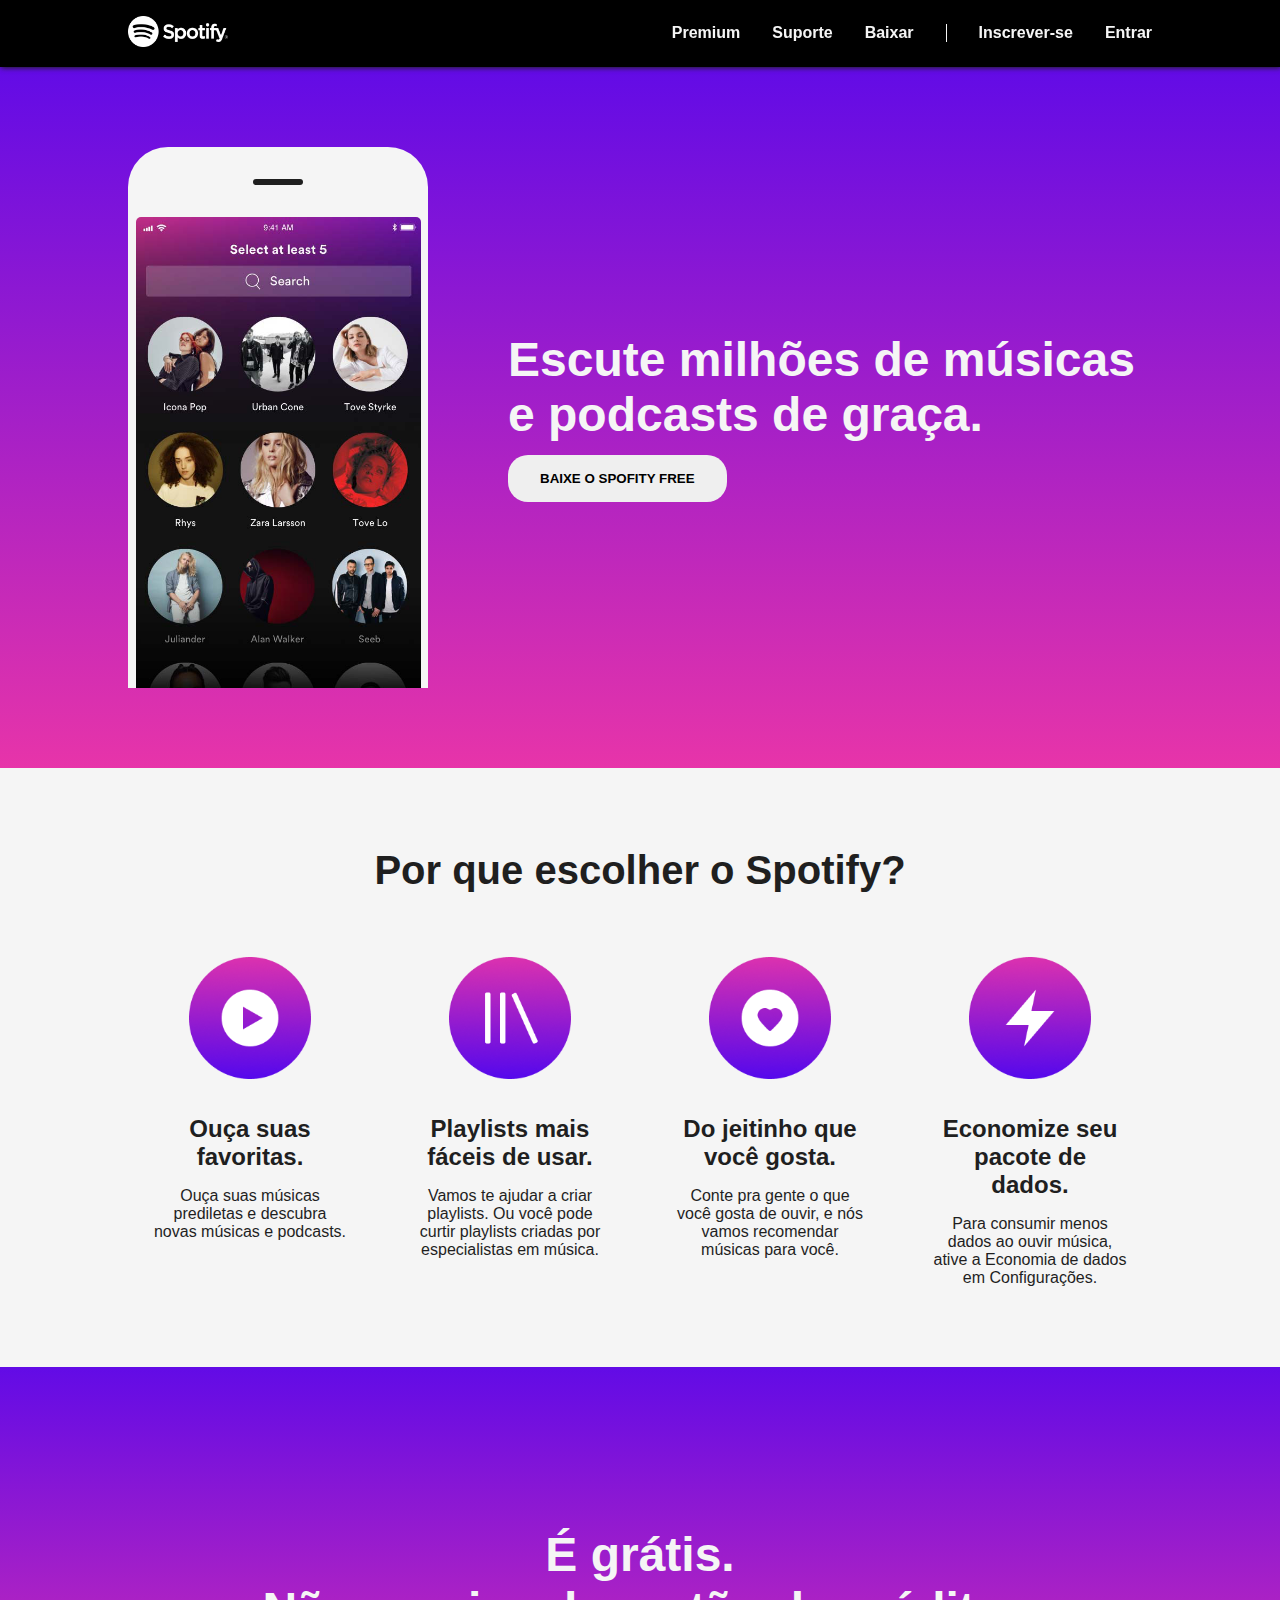
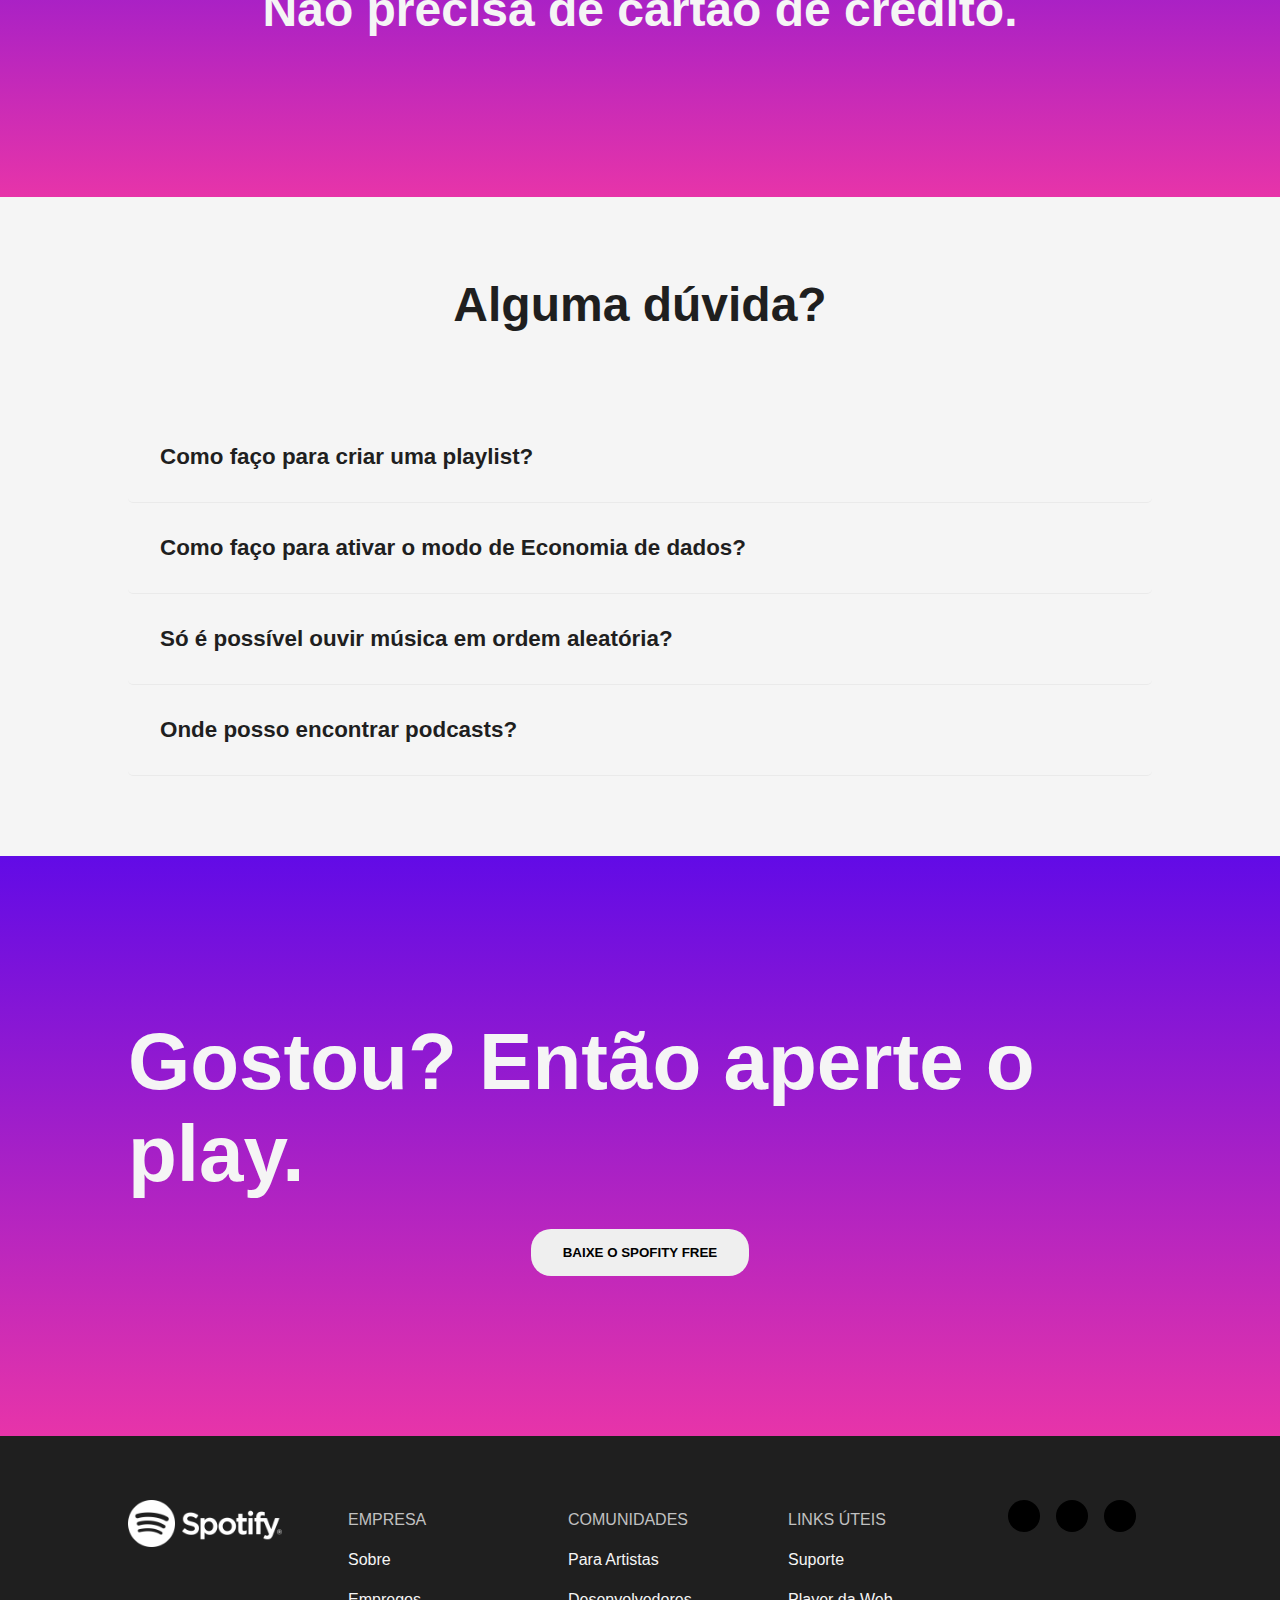
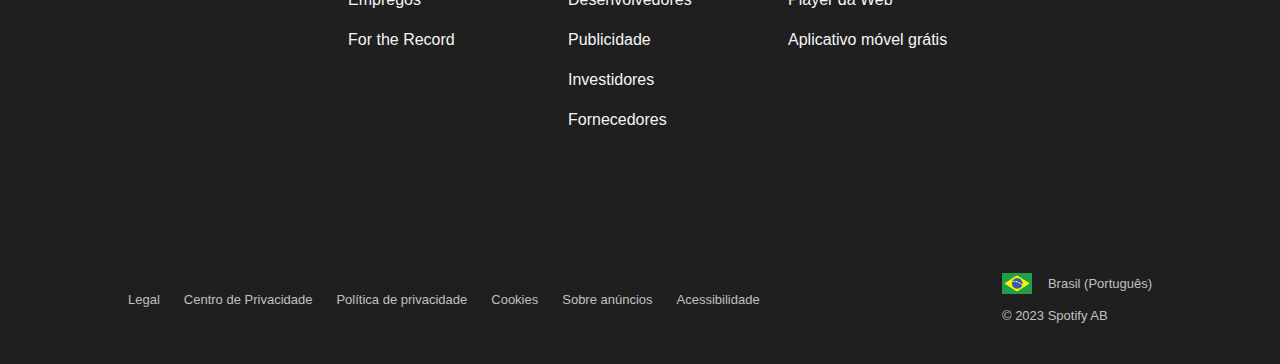
<file: index.html>
<!DOCTYPE html>
<html lang="pt-BR">
<head>
    <meta charset="UTF-8">
    <meta name="viewport" content="width=device-width, initial-scale=1.0">

    <meta name="author" content="Júlio Hebert Silva">
    
    <meta name="description" content="Spotify Clone for study purposes, SharpCoders Bootcamp. All layout rights belong to Spotify" />

    <link rel="icon" type="image/x-icon" href="/assets/images/spotify.ico">

    <link rel="stylesheet" href="https://cdnjs.cloudflare.com/ajax/libs/font-awesome/6.4.2/css/all.min.css" integrity="sha512-z3gLpd7yknf1YoNbCzqRKc4qyor8gaKU1qmn+CShxbuBusANI9QpRohGBreCFkKxLhei6S9CQXFEbbKuqLg0DA==" crossorigin="anonymous" referrerpolicy="no-referrer" />

    <link rel="stylesheet" href="./styles.css">
    <title>Spotify Clone</title>
</head>
<body>
    <header>
        <navbar id="navbar">
            <div class="navbar-left">
                <a href="https://www.spotify.com/br-pt/free/" target="_blank" rel="noopener noreferrer">
                    <figure>
                        <img src="./assets/images/logo.png" alt="Spotify Logo" title="Spotify" width="300">
                    </figure>
                </a>
            </div>
            <div class="navbar-hambuger-menu">
                <i id="menu-open" class="fa-solid fa-bars"></i>
            </div>
            <div class="navbar-hambuger-menu-on fade-in-right fade-out-right" id="menu">
                <ul>
                    <span>
                        <i id="menu-close" class="fa-solid fa-circle-xmark"></i>
                    </span>
                    <li>
                        <a href="#" title="Premium">Premium</a>
                    </li>
                    <li>
                        <a href="#" title="Suporte">Suporte</a>
                    </li>
                    <li>
                        <a href="#" title="Baixar">Baixar</a>
                    </li>
                    <li>
                        <a href="#" title="Inscrever-se">Inscrever-se</a>
                    </li>
                    <li>
                        <a href="#" title="Entrar">Entrar</a>
                    </li>
                </ul>
                <a href="https://www.spotify.com/br-pt/free/" target="_blank" rel="noopener noreferrer">
                    <figure>
                        <img src="./assets/images/logo.png" alt="Spotify Logo" title="Spotify" width="100">
                    </figure>
                </a>
            </div>
            <div class="navbar-rigth">
                <ul>
                    <li>
                        <a href="#" title="Premium">Premium</a>
                    </li>
                    <li>
                        <a href="#" title="Suporte">Suporte</a>
                    </li>
                    <li>
                        <a href="#" title="Baixar">Baixar</a>
                    </li>
                    <li>
                        <a href="#" title="Inscrever-se">Inscrever-se</a>
                    </li>
                    <li>
                        <a href="#" title="Entrar">Entrar</a>
                    </li>
                </ul>
            </div>
        </navbar>
    </header>
    <main id="main">
        <section class="main-inner-container">
            <section class="hear">
                <div class="hear-left">
                    <div class="phone-container">
                        <div class="phone-container-stick">
                            <!-- The smartphone detail -->
                        </div>
                        <div class="phone-container-img">
                            <img src="./assets/images/phone.png" alt="Spotify App" title="Spotify App">
                        </div>
                    </div>
                </div>
                <div class="hear-rigth">
                    <h1>
                        Escute milhões de músicas e podcasts de graça.
                    </h1>
                    <button class="btn">
                        <a href="https://www.spotify.com/br-pt/free/" target="_blank" rel="noopener noreferrer" title="Download">Baixe o Spofity Free</a>
                    </button>
                </div>
            </section>
        </section>
        <section class="main-inner-container">
            <section class="choose">
                <div class="choose-inner">
                    <h2>Por que escolher o Spotify?</h2>
                    <ul>
                        <li>
                            <img src="./assets/images/play.png" alt="Horizontal arrow">
                            <p >Ouça suas favoritas.</p>
                            <p>Ouça suas músicas prediletas e descubra novas músicas e podcasts.</p>
                        </li>
                        <li>
                            <img src="./assets/images/playlist.png" alt="Simple bars">
                            <p >Playlists mais fáceis de usar.</p>
                            <p>Vamos te ajudar a criar playlists. Ou você pode curtir playlists criadas por especialistas em música.</p>
                        </li>
                        <li>
                            <img src="./assets/images/heart.png" alt="Heart Icon">
                            <p >Do jeitinho que você gosta.</p>
                            <p>Conte pra gente o que você gosta de ouvir, e nós vamos recomendar músicas para você.</p>
                        </li>
                        <li>
                            <img src="./assets/images/energy.png" alt="Lightning">
                            <p >Economize seu pacote de dados.</p>
                            <p>Para consumir menos dados ao ouvir música, ative a Economia de dados em Configurações.</p>
                        </li>
                    </ul>
                </div>
            </section>
        </section>
        <section class="main-inner-container">
            <section class="free">
                <div class="free-inner">
                    <h2>É grátis.</h2>
                    <h2>Não precisa de cartão de crédito.</h2>
                </div>
            </section>
        </section>
        <section class="main-inner-container">
            <section class="doubt">
                <h2 class="doubt-h2">Alguma dúvida?</h2>

                <div class="doubt-item" data-id="doubt-1" id="doubt-1">
                    <p data-id="doubt-1">Como faço para criar uma playlist?</p>
                    <span data-isOpen="false"><i data-id="doubt-1" class="fa-solid fa-chevron-down"></i></span>
                </div>
                <div class="hidden doubt-info" id="doubt-1-1">
                    <p>As playlists são uma ótima maneira de criar coleções de músicas, seja para só você ouvir ou para compartilhar.</p>
                    <p>Para criar uma:</p>
                    <ol>
                        <li>Clique na “Sua Biblioteca”.</li>
                        <li>Clique em <span>CRIAR.</span></li>
                        <li>Dê um nome para a playlist.</li>
                        <li>Comece a incluir algumas músicas (enquanto recomendamos outras).</li>
                    </ol>
                </div>

                <div class="doubt-item" data-id="doubt-2" id="doubt-2">
                    <p data-id="doubt-2">Como faço para ativar o modo de Economia de dados?</p>
                    <span data-isOpen="false"><i data-id="doubt-2" class="fa-solid fa-chevron-down"></i></span>
                </div>
                <div class="hidden doubt-info" id="doubt-2-2">
                    <ol>
                        <li>Clique em <span>Início.</span></li>
                        <li>Clique em <span>Configurações.</span></li>
                        <li>Clique em <span>Economia de dados.</span></li>
                        <li>Ative a “Economia de dados”.</li>
                    </ol>
                </div>

                <div class="doubt-item" data-id="doubt-3" id="doubt-3">
                    <p data-id="doubt-3">Só é possível ouvir música em ordem aleatória?</p>
                    <span data-isOpen="false"><i data-id="doubt-3" class="fa-solid fa-chevron-down"></i></span>
                </div>
                <div class="hidden doubt-info" id="doubt-3-3">
                    <p>As playlists com o ícone de ordem aleatória tocam dessa forma.</p>
                    <p>Nas playlists que não têm esse ícone, você pode clicar em qualquer música para ouvir.</p>
                </div>

                <div class="doubt-item" data-id="doubt-4" id="doubt-4">
                    <p data-id="doubt-4">Onde posso encontrar podcasts?</p>
                    <span data-isOpen="false"><i data-id="doubt-4" class="fa-solid fa-chevron-down"></i></span>
                </div>
                <div class="hidden doubt-info" id="doubt-4-4">
                    <p>Clique em <span>Buscar.</span> Em <span>Navegar por todas as seções,</span> clique em Podcasts.</p>
                </div>

            </section>
        </section>
        <section class="main-inner-container">
            <section class="liked">
                <div class="liked-inner">
                    <h2>Gostou? Então aperte o play.</h2>
                    <button class="btn">
                        <a href="https://www.spotify.com/br-pt/free/" target="_blank" rel="noopener noreferrer" title="Download">Baixe o Spofity Free</a>
                    </button>
                </div>
            </section>
        </section>
    </main>
    <footer id="footer">
        <section class="footer-top">
            <div class="footer-top-left">
                <div class="footer-top-left-item">
                    <a href="https://www.spotify.com/br-pt/free/" target="_blank" rel="noopener noreferrer">
                        <figure>
                            <img src="./assets/images/logo.png" alt="Spotify Logo" title="Spotify" width="300">
                        </figure>
                    </a>
                </div>
                <div class="footer-top-left-item">
                    <ul>
                        <li>Empresa</li>
                        <li>
                            <a href="#">Sobre</a>
                        </li>
                        <li>
                            <a href="#">Empregos</a>
                        </li>
                        <li>
                            <a href="#">For the Record</a>
                        </li>
                    </ul>
                </div>
                <div class="footer-top-left-item">
                    <ul>
                        <li>Comunidades</li>
                        <li>
                            <a href="#">Para Artistas</a>
                        </li>
                        <li>
                            <a href="#">Desenvolvedores</a>
                        </li>
                        <li>
                            <a href="#">Publicidade</a>
                        </li>
                        <li>
                            <a href="#">Investidores</a>
                        </li>
                        <li>
                            <a href="#">Fornecedores</a>
                        </li>
                    </ul>
                </div>
                <div class="footer-top-left-item">
                    <ul>
                        <li>Links Úteis</li>
                        <li>
                            <a href="#">Suporte</a>
                        </li>
                        <li>
                            <a href="#">Player da Web</a>
                        </li>
                        <li>
                            <a href="#">Aplicativo móvel grátis</a>
                        </li>
                    </ul>
                </div>
            </div>
            <div class="footer-top-right">
                <ul>
                    <li>
                        <a href="#" title="Instagram">
                            <i class="fa-brands fa-instagram"></i>
                        </a>
                    </li>
                    <li>
                        <a href="#" title="Twitter">
                            <i class="fa-brands fa-twitter"></i>
                        </a>
                    </li>
                    <li>
                        <a href="#" title="Facebook">
                            <i class="fa-brands fa-facebook-f"></i>
                        </a>
                    </li>
                </ul>
            </div>
        </section>
        <section class="footer-bot">
            <div class="footer-bot-left">
                <ul>
                    <li>
                        <a href="#">Legal</a>
                    </li>
                    <li>
                        <a href="#">Centro de Privacidade</a>
                    </li>
                    <li>
                        <a href="#">Política de privacidade</a>
                    </li>
                    <li>
                        <a href="#">Cookies</a>
                    </li>
                    <li>
                        <a href="#">Sobre anúncios</a>
                    </li>
                    <li>
                        <a href="#">Acessibilidade</a>
                    </li>
                </ul>
            </div>
            <div class="footer-bot-right">
                <figure>
                    <img src="./assets/images/brazil.png" alt="Brazil Flag" width="50px" title="Brasil">
                    <span>Brasil (Português)</span>
                </figure>
                <p>&copy 2023 Spotify AB</p>
            </div>
        </section>
    </footer>

    <script type="module" src="./script.js"></script>
</body>
</html>
</file>
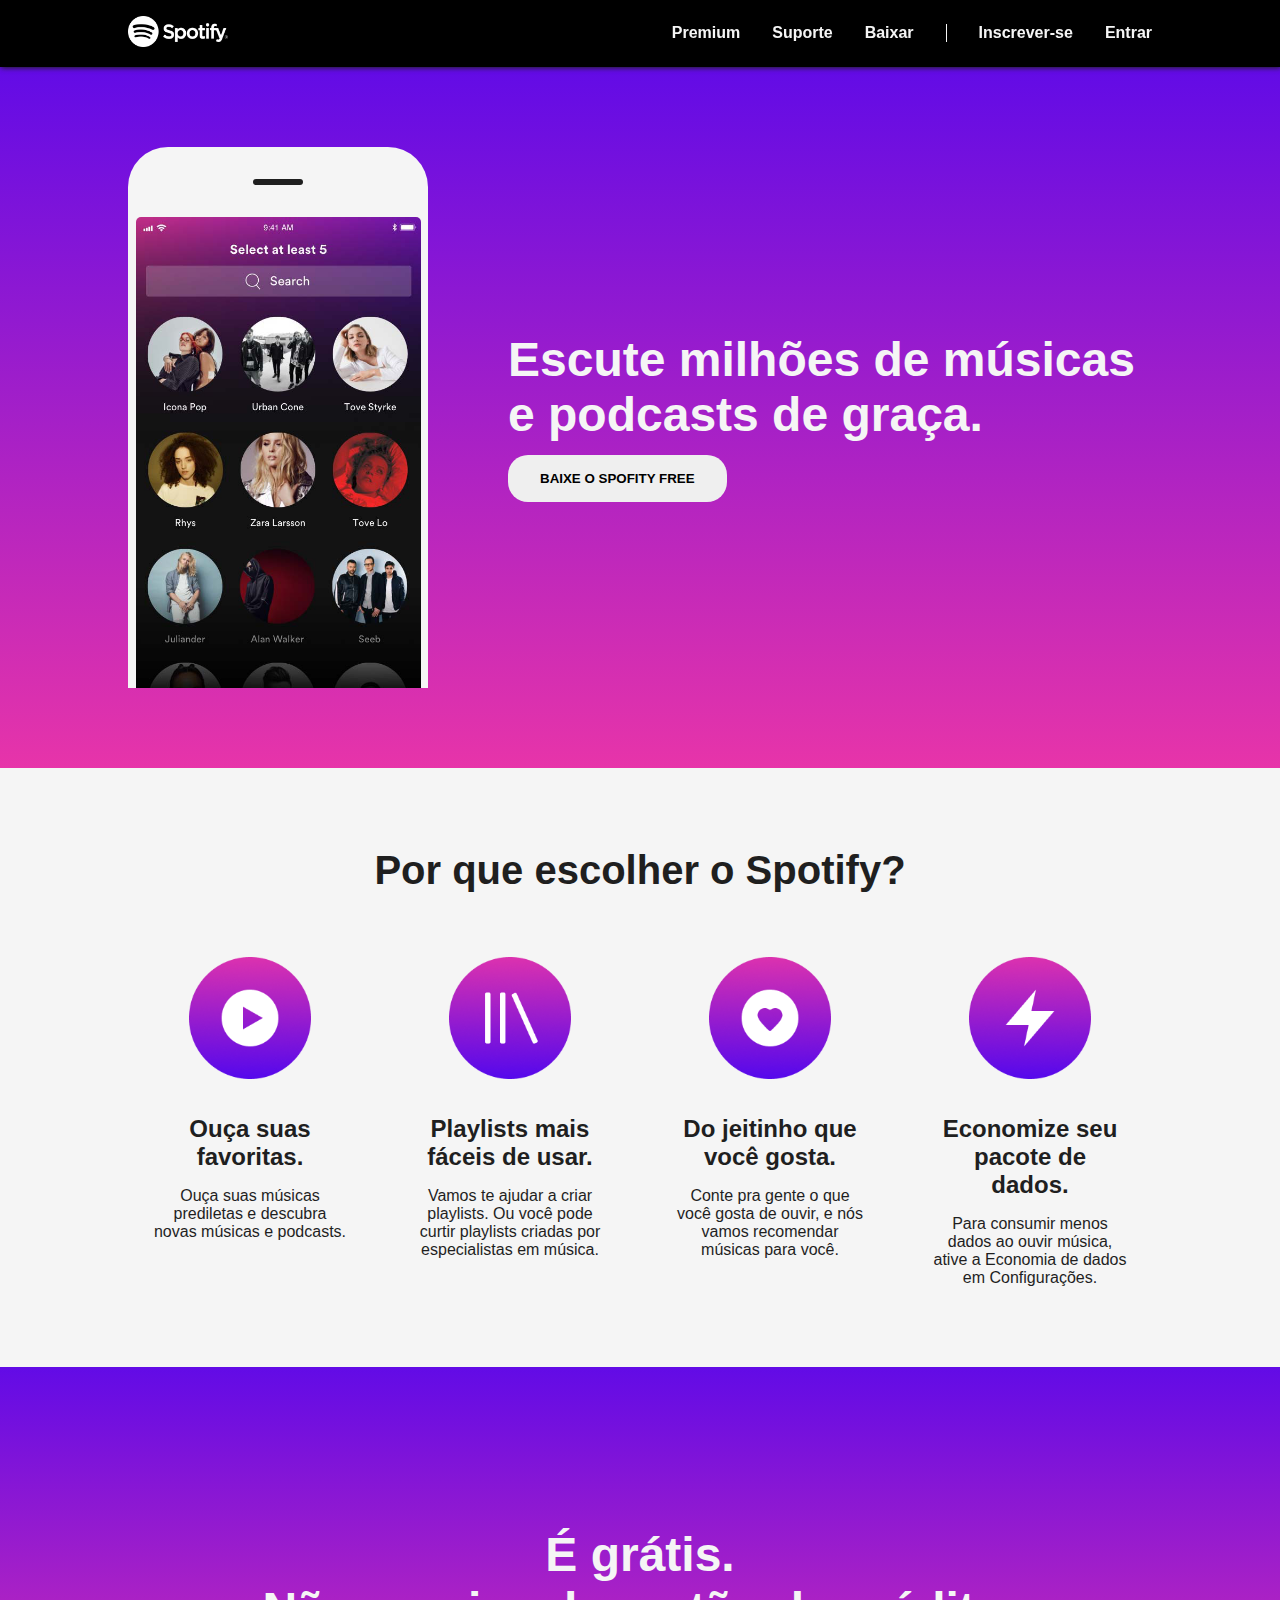
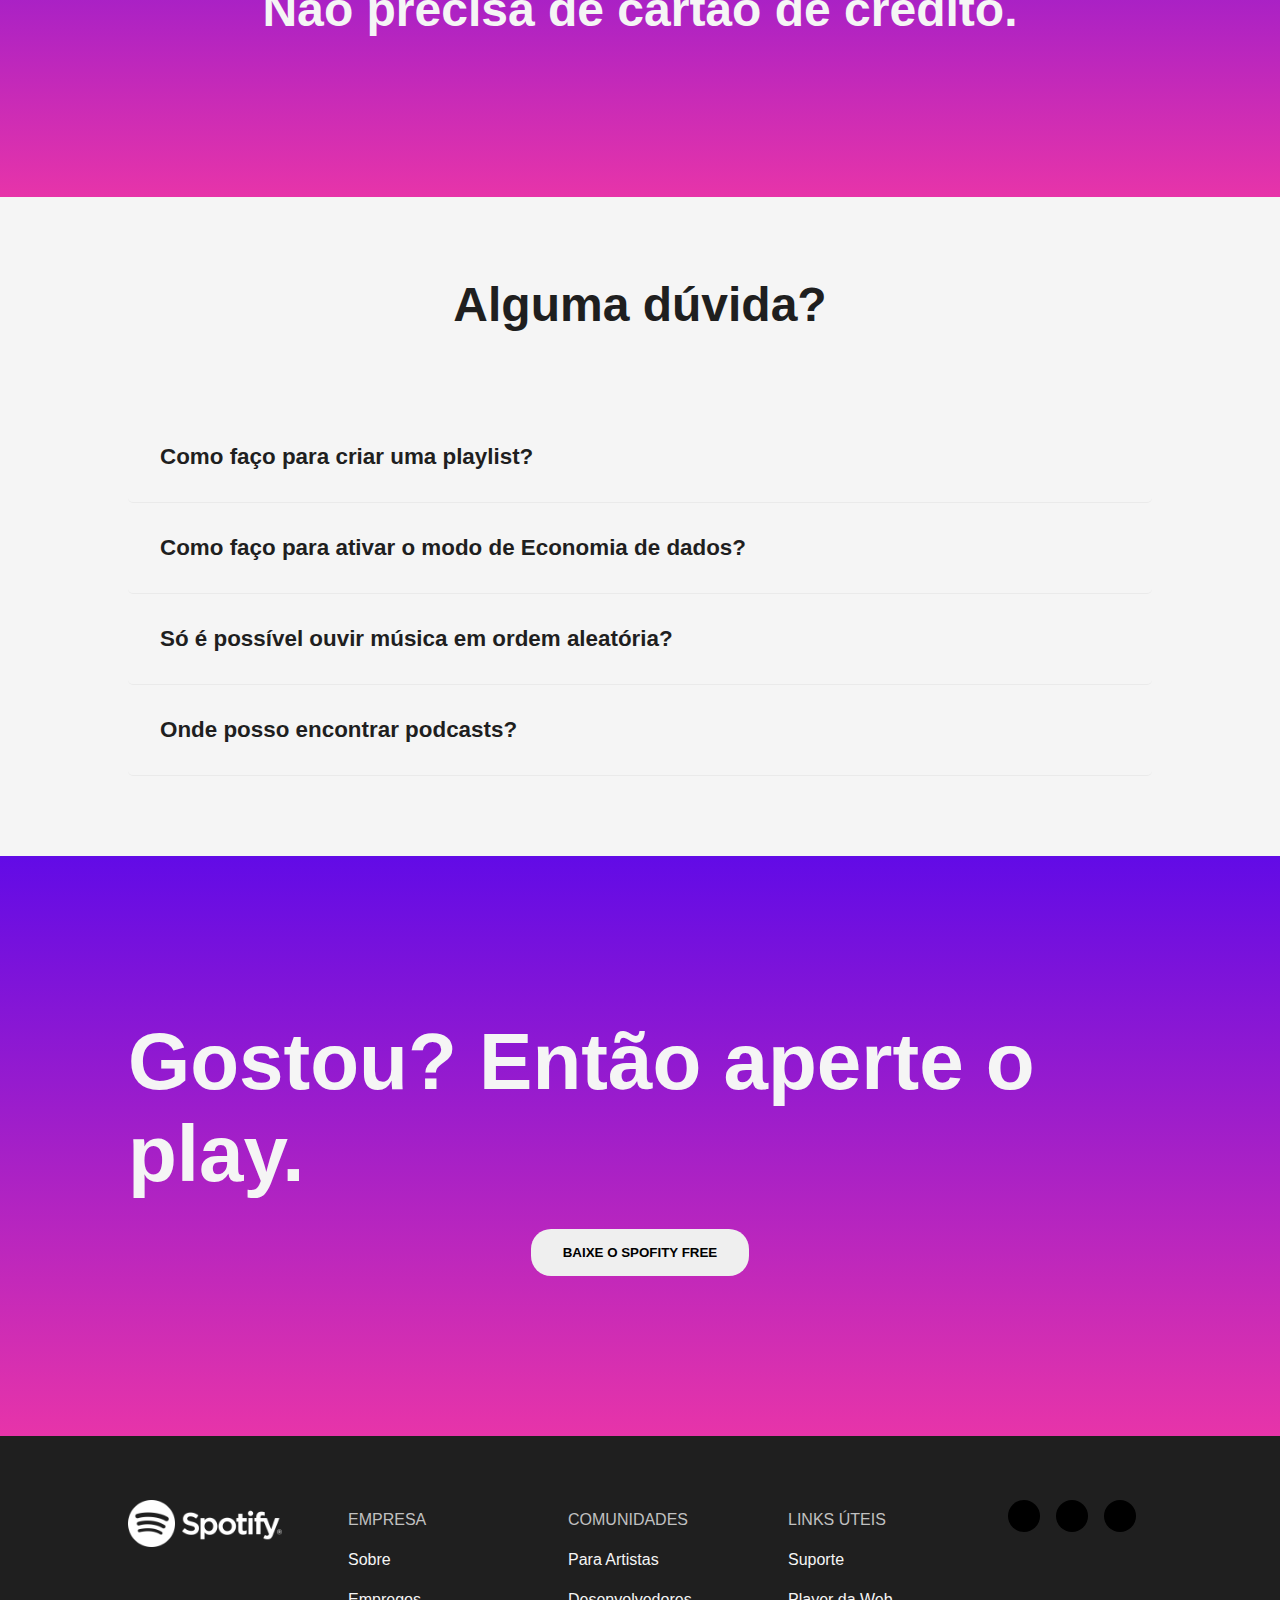
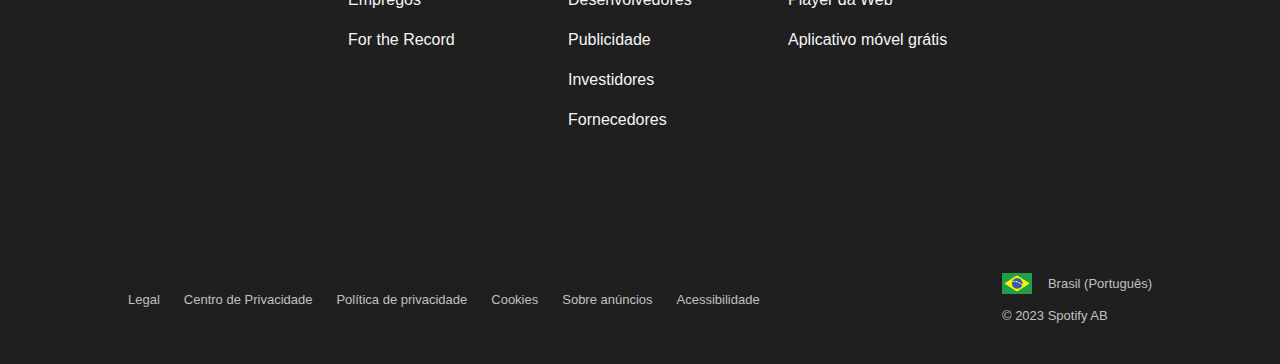
<file: src/public/index.html>
<!DOCTYPE html>
<html lang="pt-BR">
<head>
    <meta charset="UTF-8">
    <meta name="viewport" content="width=device-width, initial-scale=1.0">

    <meta name="author" content="Júlio Hebert Silva">
    
    <meta name="description" content="Spotify Clone for study purposes, SharpCoders Bootcamp. All layout rights belong to Spotify" />

    <link rel="stylesheet" href="https://cdnjs.cloudflare.com/ajax/libs/font-awesome/6.4.2/css/all.min.css" integrity="sha512-z3gLpd7yknf1YoNbCzqRKc4qyor8gaKU1qmn+CShxbuBusANI9QpRohGBreCFkKxLhei6S9CQXFEbbKuqLg0DA==" crossorigin="anonymous" referrerpolicy="no-referrer" />

    <link rel="stylesheet" href="styles.css">
    <title>Spotify Clone</title>
</head>
<body>
    <header>
        <navbar id="navbar">
            <div class="navbar-left">
                <a href="https://www.spotify.com/" target="_blank" rel="noopener noreferrer">
                    <figure>
                        <img src="../assets/images/logo.png" alt="Spotify Logo" title="Spotify" width="300">
                    </figure>
                </a>
                </div>
            <div class="navbar-rigth">
                <ul>
                    <li>
                        <a href="#">Premium</a>
                    </li>
                    <li>
                        <a href="#">Suporte</a>
                    </li>
                    <li>
                        <a href="#">Baixar</a>
                    </li>
                    <li>
                        <a href="#">Inscrever-se</a>
                    </li>
                    <li>
                        <a href="#">Entrar</a>
                    </li>
                </ul>
            </div>
        </navbar>
    </header>
    <main id="main">
        <div class="main-inner-container">
            <section class="hear">
                <div class="hear-left">
                    <div class="phone-container">
                        <div class="phone-container-stick"></div>
                        <div class="phone-container-img">
                            <img src="../assets/images/phone.png" alt="Phone">
                        </div>
                    </div>
                </div>
                <div class="hear-rigth">
                    <h1>
                        Escute milhões de músicas e podcasts de graça.
                    </h1>
                    <button class="btn"><a href="https://www.spotify.com/" target="_blank" rel="noopener noreferrer">Baixe o Spofity Free</a></button>
                </div>
            </section>
        </div>
        <div class="main-inner-container">
            <section class="choose">
                <div class="choose-inner">

                    <h2>Por que escolher o Spotify?</h2>
                    <ul>
                        <li>
                            <img src="../assets/images/play.png" alt="">
                            <p >Ouça suas favoritas.</p>
                            <p>Ouça suas músicas prediletas e descubra novas músicas e podcasts.</p>
                        </li>
                        <li>
                            <img src="../assets/images/playlist.png" alt="">
                            <p >Playlists mais fáceis de usar.</p>
                            <p>Vamos te ajudar a criar playlists. Ou você pode curtir playlists criadas por especialistas em música.</p>
                        </li>
                        <li>
                            <img src="../assets/images/hart.png" alt="">
                            <p >Do jeitinho que você gosta.</p>
                            <p>Conte pra gente o que você gosta de ouvir, e nós vamos recomendar músicas para você.</p>
                        </li>
                        <li>
                            <img src="../assets/images/energy.png" alt="">
                            <p >Economize seu pacote de dados.</p>
                            <p>Para consumir menos dados ao ouvir música, ative a Economia de dados em Configurações.</p>
                        </li>
                    </ul>
                </div>
            </section>
        </div>
        <div class="main-inner-container">
            <section class="free">
                <div class="free-inner">
                    <h2>É grátis.</h2>
                    <h2>Não precisa de cartão de crédito.</h2>
                </div>
            </section>
        </div>
        <div class="main-inner-container">
            <section class="doubt">
                <h2 class="doubt-h2">Alguma dúvida?</h2>

                <div class="doubt-item" data-id="doubt-1" id="doubt-1">
                    <p data-id="doubt-1">Como faço para criar uma playlist?</p>
                    <span data-isOpen="false"><i data-id="doubt-1" class="fa-solid fa-chevron-down"></i></span>
                </div>
                <div class="hidden doubt-info" id="doubt-1-1">
                    <p>As playlists são uma ótima maneira de criar coleções de músicas, seja para só você ouvir ou para compartilhar.</p>
                    <p>Para criar uma:</p>
                    <ol>
                        <li>Clique na “Sua Biblioteca”.</li>
                        <li>Clique em <span>CRIAR.</span></li>
                        <li>Dê um nome para a playlist.</li>
                        <li>Comece a incluir algumas músicas (enquanto recomendamos outras).</li>
                    </ol>
                </div>

                <div class="doubt-item" data-id="doubt-2" id="doubt-2">
                    <p data-id="doubt-2">Como faço para ativar o modo de Economia de dados?</p>
                    <span data-isOpen="false"><i data-id="doubt-2" class="fa-solid fa-chevron-down"></i></span>
                </div>
                <div class="hidden doubt-info" id="doubt-2-2">
                    <ol>
                        <li>Clique em <span>Início.</span></li>
                        <li>Clique em <span>Configurações.</span></li>
                        <li>Clique em <span>Economia de dados.</span></li>
                        <li>Ative a “Economia de dados”.</li>
                    </ol>
                </div>

                <div class="doubt-item" data-id="doubt-3" id="doubt-3">
                    <p data-id="doubt-3">Só é possível ouvir música em ordem aleatória?</p>
                    <span data-isOpen="false"><i data-id="doubt-3" class="fa-solid fa-chevron-down"></i></span>
                </div>
                <div class="hidden doubt-info" id="doubt-3-3">
                    <p>As playlists com o ícone de ordem aleatória tocam dessa forma.</p>
                    <p>Nas playlists que não têm esse ícone, você pode clicar em qualquer música para ouvir.</p>
                </div>

                <div class="doubt-item" data-id="doubt-4" id="doubt-4">
                    <p data-id="doubt-4">Onde posso encontrar podcasts?</p>
                    <span data-isOpen="false"><i data-id="doubt-4" class="fa-solid fa-chevron-down"></i></span>
                </div>
                <div class="hidden doubt-info" id="doubt-4-4">
                    <p>Clique em <span>Buscar.</span> Em <span>Navegar por todas as seções,</span> clique em Podcasts.</p>
                </div>

            </section>
        </div>
        <div class="main-inner-container">
            <section class="liked">
                <div class="liked-inner">
                    <h2>Gostou? Então aperte o play.</h2>
                    <button class="btn"><a href="https://www.spotify.com/" target="_blank" rel="noopener noreferrer">Baixe o Spofity Free</a></button>
                </div>
            </section>
        </div>
    </main>
    <footer id="footer">
        <section class="footer-top">
            <div class="footer-top-left">
                <div class="footer-top-left-item">
                    <figure>
                        <img src="../assets/images/logo.png" alt="Spotify Logo" title="Spotify" width="300">
                    </figure>
                </div>
                <div class="footer-top-left-item">
                    <ul>
                        <li>Empresa</li>
                        <li>
                            <a href="#" target="_blank" rel="noopener noreferrer">Sobre</a>
                        </li>
                        <li>
                            <a href="#" target="_blank" rel="noopener noreferrer">Empregos</a>
                        </li>
                        <li>
                            <a href="#" target="_blank" rel="noopener noreferrer">For the Record</a>
                        </li>
                    </ul>
                </div>
                <div class="footer-top-left-item">
                    <ul>
                        <li>Comunidades</li>
                        <li>
                            <a href="#" target="_blank" rel="noopener noreferrer">Para Artistas</a>
                        </li>
                        <li>
                            <a href="#" target="_blank" rel="noopener noreferrer">Desenvolvedores</a>
                        </li>
                        <li>
                            <a href="#" target="_blank" rel="noopener noreferrer">Publicidade</a>
                        </li>
                        <li>
                            <a href="#" target="_blank" rel="noopener noreferrer">Investidores</a>
                        </li>
                        <li>
                            <a href="#" target="_blank" rel="noopener noreferrer">Fornecedores</a>
                        </li>
                    </ul>
                </div>
                <div class="footer-top-left-item">
                    <ul>
                        <li>Links Úteis</li>
                        <li>
                            <a href="#" target="_blank" rel="noopener noreferrer">Suporte</a>
                        </li>
                        <li>
                            <a href="#" target="_blank" rel="noopener noreferrer">Player da Web</a>
                        </li>
                        <li>
                            <a href="#" target="_blank" rel="noopener noreferrer">Aplicativo móvel grátis</a>
                        </li>
                    </ul>
                </div>
            </div>
            <div class="footer-top-right">
                <ul>
                    <li>
                        <a href="#" target="_blank" rel="noopener noreferrer">
                            <i class="fa-brands fa-instagram"></i>
                        </a>
                    </li>
                    <li>
                        <a href="#" target="_blank" rel="noopener noreferrer">
                            <i class="fa-brands fa-twitter"></i>
                        </a>
                    </li>
                    <li>
                        <a href="#" target="_blank" rel="noopener noreferrer">
                            <i class="fa-brands fa-facebook-f"></i>
                        </a>
                    </li>
                </ul>
            </div>
        </section>
        <section class="footer-bot">
            <div class="footer-bot-left">
                <ul>
                    <li>
                        <a href="#" target="_blank" rel="noopener noreferrer">Legal</a>
                    </li>
                    <li>
                        <a href="#" target="_blank" rel="noopener noreferrer">Centro de Privacidade</a>
                    </li>
                    <li>
                        <a href="#" target="_blank" rel="noopener noreferrer">Política de privacidade</a>
                    </li>
                    <li>
                        <a href="#" target="_blank" rel="noopener noreferrer">Cookies</a>
                    </li>
                    <li>
                        <a href="#" target="_blank" rel="noopener noreferrer">Sobre anúncios</a>
                    </li>
                    <li>
                        <a href="#" target="_blank" rel="noopener noreferrer">Acessibilidade</a>
                    </li>
                </ul>
            </div>
            <div class="footer-bot-right">
                <figure>
                    <img src="../assets/images/brazil.png" alt="Brazil" width="50px">
                    <span>Brasil (Português)</span>
                </figure>
                <p>&copy 2023 Spotify AB</p>
            </div>
        </section>
    </footer>

    <script type="module" src="./script.js"></script>
</body>
</html>
</file>
<file: styles.css>
@media (prefers-reduced-motion: no-preference) {
    * {
      scroll-behavior: smooth;
    }
}

/* Animista.net */
@-webkit-keyframes fade-in-right {
    0% {
        -webkit-transform: translateX(50px);
                transform: translateX(50px);
        opacity: 0;
    }
    100% {
        -webkit-transform: translateX(0);
                transform: translateX(0);
        opacity: 1;
    }
}
@keyframes fade-in-right {
    0% {
        -webkit-transform: translateX(50px);
        transform: translateX(50px);
        opacity: 0;
    }
    100% {
        -webkit-transform: translateX(0);
        transform: translateX(0);
        opacity: 1;
    }
}
@-webkit-keyframes fade-out-right {
    0% {
        -webkit-transform: translateX(0);
                transform: translateX(0);
        opacity: 1;
    }
    100% {
        -webkit-transform: translateX(50px);
                transform: translateX(50px);
        opacity: 0;
    }
    }
    @keyframes fade-out-right {
    0% {
        -webkit-transform: translateX(0);
                transform: translateX(0);
        opacity: 1;
    }
    100% {
        -webkit-transform: translateX(50px);
                transform: translateX(50px);
        opacity: 0;
    }
}

.fade-in-right {
    -webkit-animation: fade-in-right 0.3s cubic-bezier(0.390, 0.575, 0.565, 1.000) both;
    animation: fade-in-right 0.3s cubic-bezier(0.390, 0.575, 0.565, 1.000) both;
}
.fade-out-right {
    -webkit-animation: fade-out-right 0.3s cubic-bezier(0.250, 0.460, 0.450, 0.940) both;
    animation: fade-out-right 0.3s cubic-bezier(0.250, 0.460, 0.450, 0.940) both;
}
/* Animista.net */

:root{
    --green: #1DB954;
    --pink: #E734A9;
    --purple: #620BE6;
    --black: #1f1f1f;
    --black-strong: #000;
    --white: #f5f5f5;
    --gray: #c1c1c1;
    --gray-ligth: #eaeaea;
}

*, *::after, *::before{
    box-sizing: border-box;
    margin: 0;
    padding: 0;
}

body{
    font-family: 'Segoe UI', Tahoma, Geneva, Verdana, sans-serif;
    color: var(--white);
    background-color: var(--black);
    overflow-x: hidden;
}

a{
    color: inherit;
    text-decoration: none;
    cursor: pointer;
}

header{
    width: 100vw;
    min-width: 100vw;
    background-color: var(--black-strong);
    position: sticky;
    top: 0;
    padding: 1rem 0;
    box-shadow: 1px 1px 5px var(--black);

    #navbar{
        width: 80%;
        margin: 0 auto;
        display: flex;
        flex-wrap: wrap;
        justify-content: space-between;
        align-items: center;
        font-weight: bold;
        
        .navbar-left img{
            width: 100px;
            cursor: pointer;
        }

        .navbar-hambuger-menu{
            cursor: pointer;
        }
        .navbar-hambuger-menu:focus,
        .navbar-hambuger-menu:hover{
            color: var(--green);
        }
        .navbar-hambuger-menu,
        .navbar-hambuger-menu-on{
            display: none;
        }

        .navbar-rigth ul{
            display: flex;
            flex-wrap: wrap;
            justify-content: center;
            align-items: center;
            gap: 2rem;
            list-style: none;
        }
        
        .navbar-rigth ul li{
            cursor: pointer;
            transition: all 100ms ease;
            flex-grow: 1;
        }
        .navbar-rigth ul li:nth-of-type(4){
            border-left: 1px solid var(--white);
            padding-left: 2rem;
        }
        .navbar-rigth ul li:hover,
        .navbar-rigth ul li:focus{
            color: var(--green);
        }
    }
}

#main .main-inner-container:nth-of-type(odd){
    background: rgb(231,52,169);
    background: linear-gradient(0deg, rgba(231,52,169,1) 0%, rgba(98,11,230,1) 100%);
    padding: 5rem 0;
}

#main .main-inner-container:nth-of-type(even){
    background-color: var(--white);
    padding: 5rem 0;
    color: var(--black)
}

#main{
    .btn{
        width: fit-content;
        font-weight: bold;
        display: block;
        padding: 1rem 2rem;
        border: none;
        border-radius: 20px;
        margin-top: 1em;
        text-transform: uppercase;
        cursor: pointer;
        transition: all 100ms ease;
    }
    .btn:hover,
    .btn:focus{
        color: var(--green);
        transform: scale(1.1);
        border: 1px solid var(--green);
    }

    .hear,
    .choose,
    .free,
    .doubt,
    .liked{
        width: 80%;
        margin: 0 auto;
    }

    .hear{
        display: flex;
        align-items: center;
        gap: 5rem;


        .hear-left{
            height: 100%;
            width: 300px;
            min-width: 300px;
            
            .phone-container{
                height: fit-content;
                width: 100%;
                background-color: var(--white);
                border-top-left-radius: 40px;
                border-top-right-radius: 40px;
                display: flex;
                flex-direction: column;
                overflow: hidden;

                .phone-container-stick{
                    background-color: var(--black);
                    width: 10px;
                    padding: 3px 25px;
                    height: 5px;
                    margin: 2rem 0;
                    border-radius: 5px;
                    align-self: center;
                }

                .phone-container-img{
                    width: 95%;
                    margin: 0 auto;
                    margin-bottom: -0.5rem;
                } 
                .phone-container-img img{
                    border-radius: 5px;
                    width: 100%;
                    object-fit: cover;
                }
            }
        }

        .hear-rigth h1{
            font-weight: bold;
            font-size: 3em;
        }        
    }

    .choose{

        .choose-inner h2{
            text-align: center;
            font-weight: bold;
            font-size: 2.5em;
        }
        .choose-inner{
            text-align: center;
        }
        .choose-inner ul{
            margin-top: 4rem;
            list-style: none;
            display: grid;
            grid-template-columns: repeat(4, 1fr);
            grid-gap: 1rem;
        }
        .choose-inner ul li img{
            margin-bottom: 2rem;
            width: 50%;
            object-fit: contain;
        }
        .choose-inner p{
            width: 80%;
            margin: 0 auto;
        }
        .choose-inner p:first-of-type{
            font-weight: bold;
            font-size: 1.5em;
            margin-bottom: 1rem;
        }
    }

    .free{
        .free-inner{
            padding: 5rem 0;
        }
        .free-inner h2{
            text-align: center;
            font-weight: bold;
            font-size: 3em;
        }
    }

    .doubt{
        .doubt-h2{
            font-size: 3em;
            text-align: center;
            padding-bottom: 5rem;
        }
        .doubt-item{
            display: flex;
            justify-content: space-between;
            font-weight: bold;
            font-size: 1.4em;
            padding: 2rem;
            border-bottom: 1px solid var(--gray-ligth);
            border-radius: 5px;
            cursor: pointer;
            transition: all 100ms ease;
        }
        .doubt-item:hover,
        .doubt-item:focus{
            background-color: var(--gray-ligth);
            text-decoration: underline;
        }
        .hidden{
            display: none;
        }
        .doubt-info{
            padding: 2rem;
            font-weight: 600;
            line-height: 1.5rem;
        }
        .doubt-info p{
            margin: 1rem 0;
        }
        .doubt-info span{
            color: var(--green);
        }
        .doubt-info ol{
            padding: 1rem;

        }
    }

    .liked{
        .liked-inner{
            padding: 5rem 0;
            width: 100%;
            display: flex;
            flex-direction: column;
            align-items: center;
            justify-content: center;
        }
        .liked-inner h2{
            font-size: 5rem;
            font-weight: bold;
            margin-bottom: 1rem;
        }
    }
}

#footer{
    padding: 4rem 0 2rem;

    .footer-top,
    .footer-bot{
        width: 80%;
        margin: 0 auto;
    }

    .footer-top{
        display: flex;
        justify-content: space-between;

        .footer-top-left{
            display: grid;
            grid-template-columns: repeat(4, 1fr);

            .footer-top-left-item ul{
                line-height: 2.5rem;
            }
            .footer-top-left-item ul li:first-of-type{
                color: var(--gray);
                text-transform: uppercase;
            }
            .footer-top-left-item ul li a{
                cursor: pointer;
                transition: all 100ms ease;
            }
            .footer-top-left-item ul li a:hover,
            .footer-top-left-item ul li a:focus{
                color: var(--green);
            }
            .footer-top-left-item figure{
                width: 100%;
            }
            .footer-top-left-item figure img{
                width: 70%;
                object-fit: contain;
            }
            .footer-top-left-item ul{
                list-style: none;
            }
        }

        .footer-top-right{
            width: 30%;
        }
        .footer-top-right ul{
            list-style: none;
            display: grid;
            grid-template-columns: repeat(4, 1fr);
            grid-template-areas: ". instagram twitter facebook";
            grid-gap: 1rem;
        }
        .footer-top-right ul li a{
            background-color: var(--black-strong);
            border-radius: 50%;
            padding: 1rem;
            display: inline-block;
            cursor: pointer;
            transition: all 100ms ease;
        }
        .footer-top-right ul li a:hover,
        .footer-top-right ul li a:focus{
            color: var(--green);
        }
        .footer-top-right ul li a:nth-of-type(1){
            grid-area: instagram;
        }
        .footer-top-right ul li a:nth-of-type(2){
            grid-area: twitter;
        }
        .footer-top-right ul li a:nth-of-type(3){
            grid-area: facebook;
        }
    }

    .footer-bot{
        display: flex;
        justify-content: space-between;
        align-items: center;
        margin-top: 8rem;
        color: var(--gray);
        font-size: small;

        .footer-bot-left ul{
            display: flex;
            list-style: none;
            gap: 1.5rem;
        }
        .footer-bot-left ul li{
            cursor: pointer;
            transition: all 100ms ease;
        }
        .footer-bot-left ul li:hover,
        .footer-bot-left ul:focus{
            color:var(--green);
        }
        .footer-bot-right{
            line-height: 2rem;
        }
        .footer-bot-right figure{
            display: flex;
            align-items: center;
            gap: 1rem;
        }
        .footer-bot-right figure img{
            width: 30px;
            object-fit: contain;
        }   
    }
}

@media (max-width: 769px){
    header{
        position: relative;
        #navbar{
            .navbar-hambuger-menu{
                display: block;
            }
            .navbar-open{
                display: flex;
                flex-direction: column;
                justify-content: space-between;
                position: fixed;
                top: 0;
                right: 0;
                width: 100vw;
                max-width: 450px;
                height: 100vh;
                min-height: 100vh;
                padding: 2rem 0;
                background-color: var(--black);
                color: var(--white);
                box-shadow: -1px -1px 5px var(--black);
            }
            .navbar-open ul,
            .navbar-open a,
            .navbar-open span{
                cursor: pointer;
            }
            .navbar-open ul,
            .navbar-open a{
                width: 90%;
                display: block;
                margin: 0 auto;
            }
            .navbar-open ul{
                list-style: none;
            }
            .navbar-open ul span{
                float: right;
                font-size: 2em;
            }
            .navbar-open ul li{
                padding: 0.8rem 0;
                transition: all 100ms ease;
            }
            .navbar-open ul span:hover,
            .navbar-open ul span:focus,
            .navbar-open ul li:hover,
            .navbar-open ul li:focus{
                color: var(--green)
            }
            .navbar-open ul li:nth-of-type(1){
                padding-top: 0;
            }
            .navbar-open ul li:nth-of-type(1),
            .navbar-open ul li:nth-of-type(2),
            .navbar-open ul li:nth-of-type(3){
                font-size: 2em;
            }
            .navbar-open ul li:nth-of-type(3){
                padding-bottom: 2rem;
            }
            .navbar-open ul li:nth-of-type(4){
                padding-top: 2rem;
                border-top: 1px solid var(--gray-ligth);
            }
            .navbar-open ul li:nth-of-type(4),
            .navbar-open ul li:nth-of-type(5){
                font-size: 1.5em;
                font-weight: normal;
            }
            .navbar-rigth{
                display: none;
            }
        }
    }

    #main{
        .hear{
            flex-wrap: wrap;
            .hear-left{
                margin: 0 auto;
            }
        }

        .choose{
            .choose-inner ul{
                grid-template-columns: repeat(2, 1fr);
            }
        }

        .liked{
            .liked-inner h2{
                font-size: 3rem;
                text-align: center;
            }
        }
    }

    #footer{
        .footer-top{
            flex-wrap: wrap;
            align-items: center;
            justify-content: center;
            gap: 2rem;
            
            .footer-top-left{
                grid-template-columns: repeat(2, 1fr);
                grid-row-gap: 2rem;
            }
        }

        .footer-bot{
            flex-wrap: wrap;
            justify-content: center;
            gap: 1rem;

            .footer-bot-left ul{
                flex-wrap: wrap;
                justify-content: center;
            }
            .footer-bot-left ul li{
                flex-grow: 1;
            }
        }
    }
}

@media(max-width: 426px){
    #main{
        .choose{
            .choose-inner ul{
                grid-template-columns: 1fr;
            }
        }
    }

    #footer{
        .footer-top{
            .footer-top-left{
                grid-template-columns: 1fr;
                text-align: center;
                grid-gap: 0;
            }
            .footer-top-right{
                width: 50%;

            }
        }
    }
}

@media(max-width: 376px){
    #main{
        .hear,
        .choose,
        .free,
        .doubt,
        .liked{
            width: 95vw;
            margin: 0 auto;
        }
    }
}

@media(max-width: 321px){
    #main{
        .hear{
            .hear-left{
                width: 100%;
                .phone-container{
                    width: 80%;
                    margin: 0 auto;
                }
            }
        }
    }
}

@media(min-width: 2000px){
    body{
        font-size: 40px;
    }
}
</file>
<file: src/public/styles.css>
@media (prefers-reduced-motion: no-preference) {
    * {
      scroll-behavior: smooth;
    }
}

:root{
    --green: #1DB954;
    --pink: #E734A9;
    --purple: #620BE6;
    --black: #1f1f1f;
    --black-strong: black;
    --white: #f5f5f5;
    --gray: #c1c1c1;
    --gray-ligth: #eaeaea;
}

*, *::after, *::before{
    box-sizing: border-box;
    margin: 0;
    padding: 0;
}

body{
    font-family: 'Segoe UI', Tahoma, Geneva, Verdana, sans-serif;
    color: var(--white);
    background-color: var(--black);
    overflow-x: hidden;
}

a{
    color: inherit;
    text-decoration: none;
    cursor: pointer;
}

header{
    width: 100vw;
    min-width: 100vw;
    background-color: var(--black-strong);
    position: sticky;
    top: 0;
    padding: 1rem 0;
    box-shadow: 1px 1px 5px var(--black);

    #navbar{
        width: 80%;
        margin: 0 auto;
        display: flex;
        flex-wrap: wrap;
        justify-content: space-between;
        align-items: center;
        font-weight: bold;
        
        .navbar-left img{
            width: 100px;
            cursor: pointer;
        }

        .navbar-rigth ul{
            display: flex;
            flex-wrap: wrap;
            justify-content: center;
            align-items: center;
            gap: 2rem;
            list-style: none;
        }
        
        .navbar-rigth ul li{
            cursor: pointer;
            transition: all 100ms ease;
            flex-grow: 1;
        }
        .navbar-rigth ul li:nth-of-type(4){
            border-left: 1px solid var(--white);
            padding-left: 2rem;
        }
        .navbar-rigth ul li:hover,
        .navbar-rigth ul li:focus{
            color: var(--green);
        }
    }
}

#main .main-inner-container:nth-of-type(odd){
    background: rgb(231,52,169);
    background: linear-gradient(0deg, rgba(231,52,169,1) 0%, rgba(98,11,230,1) 100%);
    padding: 5rem 0;
}

#main .main-inner-container:nth-of-type(even){
    background-color: var(--white);
    padding: 5rem 0;
    color: var(--black)
}

#main{
    .btn{
        width: fit-content;
        font-weight: bold;
        display: block;
        padding: 1rem 2rem;
        border: none;
        border-radius: 20px;
        margin-top: 1em;
        text-transform: uppercase;
        cursor: pointer;
        transition: all 100ms ease;
    }
    .btn:hover,
    .btn:focus{
        color: var(--green);
        transform: scale(1.1);
        border: 1px solid var(--green);
    }

    .hear,
    .choose,
    .free,
    .doubt,
    .liked{
        width: 80%;
        margin: 0 auto;
    }

    .hear{
        display: flex;
        align-items: center;
        gap: 5rem;


        .hear-left{
            height: 100%;
            width: 300px;
            min-width: 300px;
            
            .phone-container{
                height: fit-content;
                width: 100%;
                background-color: var(--white);
                border-top-left-radius: 40px;
                border-top-right-radius: 40px;
                display: flex;
                flex-direction: column;
                overflow: hidden;

                .phone-container-stick{
                    background-color: var(--black);
                    width: 10px;
                    padding: 3px 25px;
                    height: 5px;
                    margin: 2rem 0;
                    border-radius: 5px;
                    align-self: center;
                }

                .phone-container-img{
                    width: 95%;
                    margin: 0 auto;
                    margin-bottom: -0.5rem;
                } 
                .phone-container-img img{
                    border-radius: 5px;
                    width: 100%;
                    object-fit: fill;
                }
            }
        }

        .hear-rigth h1{
            font-weight: bold;
            font-size: 3em;
        }        
    }

    .choose{

        .choose-inner h2{
            text-align: center;
            font-weight: bold;
            font-size: 2.5em;
        }
        .choose-inner{
            text-align: center;
        }
        .choose-inner ul{
            margin-top: 4rem;
            list-style: none;
            display: grid;
            grid-template-columns: repeat(4, 1fr);
            grid-gap: 1rem;
        }
        .choose-inner ul li img{
            margin-bottom: 2rem;
            width: 50%;
            object-fit: contain;
        }
        .choose-inner p{
            width: 80%;
            margin: 0 auto;
        }
        .choose-inner p:first-of-type{
            font-weight: bold;
            font-size: 1.5em;
            margin-bottom: 1rem;
        }
    }

    .free{
        .free-inner{
            padding: 5rem 0;
        }
        .free-inner h2{
            text-align: center;
            font-weight: bold;
            font-size: 3em;
        }
    }

    .doubt{
        .doubt-h2{
            font-size: 3em;
            text-align: center;
            padding-bottom: 5rem;
        }
        .doubt-item{
            display: flex;
            justify-content: space-between;
            font-weight: bold;
            font-size: 1.4em;
            padding: 2rem;
            border-bottom: 1px solid var(--gray-ligth);
            border-radius: 5px;
            cursor: pointer;
            transition: all 100ms ease;
        }
        .doubt-item:hover,
        .doubt-item:focus{
            background-color: var(--gray-ligth);
            text-decoration: underline;
        }
        .hidden{
            display: none;
        }
        .doubt-info{
            padding: 2rem;
            font-weight: 600;
            line-height: 1.5rem;
        }
        .doubt-info p{
            margin: 1rem 0;
        }
        .doubt-info span{
            color: var(--green);
        }
        .doubt-info ol{
            padding: 1rem;

        }
    }

    .liked{
        .liked-inner{
            padding: 5rem 0;
            width: 100%;
            display: flex;
            flex-direction: column;
            align-items: center;
            justify-content: center;
        }
        .liked-inner h2{
            font-size: 5rem;
            font-weight: bold;
            margin-bottom: 1rem;
        }
    }
}

#footer{
    padding: 4rem 0 2rem;

    .footer-top,
    .footer-bot{
        width: 80%;
        margin: 0 auto;
    }

    .footer-top{
        display: flex;
        justify-content: space-between;

        .footer-top-left{
            display: grid;
            grid-template-columns: repeat(4, 1fr);

            .footer-top-left-item ul{
                line-height: 2.5rem;
            }
            .footer-top-left-item ul li:first-of-type{
                color: var(--gray);
                text-transform: uppercase;
            }
            .footer-top-left-item ul li a{
                cursor: pointer;
                transition: all 100ms ease;
            }
            .footer-top-left-item ul li a:hover,
            .footer-top-left-item ul li a:focus{
                color: var(--green);
            }
            .footer-top-left-item figure{
                width: 100%;
            }
            .footer-top-left-item figure img{
                width: 70%;
                object-fit: contain;
            }
            .footer-top-left-item ul{
                list-style: none;
            }
        }

        .footer-top-right{
            width: 30%;
        }
        .footer-top-right ul{
            list-style: none;
            display: grid;
            grid-template-columns: repeat(4, 1fr);
            grid-template-areas: ". instagram twitter facebook";
            grid-gap: 1rem;
        }
        .footer-top-right ul li a{
            background-color: var(--black-strong);
            border-radius: 50%;
            padding: 1rem;
            display: inline-block;
            cursor: pointer;
            transition: all 100ms ease;
        }
        .footer-top-right ul li a:hover,
        .footer-top-right ul li a:focus{
            color: var(--green);
        }
        .footer-top-right ul li a:nth-of-type(1){
            grid-area: instagram;
        }
        .footer-top-right ul li a:nth-of-type(2){
            grid-area: twitter;
        }
        .footer-top-right ul li a:nth-of-type(3){
            grid-area: facebook;
        }
    }

    .footer-bot{
        display: flex;
        justify-content: space-between;
        align-items: center;
        margin-top: 8rem;
        color: var(--gray);
        font-size: small;

        .footer-bot-left ul{
            display: flex;
            list-style: none;
            gap: 1.5rem;
        }
        .footer-bot-left ul li{
            cursor: pointer;
            transition: all 100ms ease;
        }
        .footer-bot-left ul li:hover,
        .footer-bot-left ul:focus{
            color:var(--green);
        }
        .footer-bot-right{
            line-height: 2rem;
        }
        .footer-bot-right figure{
            display: flex;
            align-items: center;
            gap: 1rem;
        }
        .footer-bot-right figure img{
            width: 30px;
            object-fit: contain;
        }   
    }
}

@media (max-width: 768px){
    header{
        position: relative;
        #navbar{
            justify-content: center;
            gap: 1rem;
            text-align: center;
        }
    }

    #main{
        .hear{
            flex-wrap: wrap;
            .hear-left{
                margin: 0 auto;
            }
        }

        .choose{
            .choose-inner ul{
                grid-template-columns: repeat(2, 1fr);
            }
        }

        .liked{
            .liked-inner h2{
                font-size: 3rem;
                text-align: center;
            }
        }
    }

    #footer{
        .footer-top{
            flex-wrap: wrap;
            align-items: center;
            justify-content: center;
            gap: 2rem;
            
            .footer-top-left{
                grid-template-columns: repeat(2, 1fr);
                grid-row-gap: 2rem;
            }
        }

        .footer-bot{
            flex-wrap: wrap;
            justify-content: center;
            gap: 1rem;

            .footer-bot-left ul{
                flex-wrap: wrap;
                justify-content: center;
            }
            .footer-bot-left ul li{
                flex-grow: 1;
            }
        }
    }
}

@media(max-width: 425px){
    #main{
        .choose{
            .choose-inner ul{
                grid-template-columns: 1fr;
            }
        }
    }

    #footer{
        .footer-top{
            .footer-top-left{
                grid-template-columns: 1fr;
                text-align: center;
                grid-gap: 0;
            }
            .footer-top-right{
                width: 50%;

            }
        }
    }
}

@media(max-width: 375px){
    #main{
        .hear,
        .choose,
        .free,
        .doubt,
        .liked{
            width: 98%;
            margin: 0 auto;
        }
    }
}

@media(max-width: 320px){
    #main{
        .hear{
            .hear-left{
                width: 90vw;
                .phone-container{
                    width: 90%;
                }
            }
        }
    }
}

@media(min-width: 2000px){
    body{
        font-size: 40px;
    }
}
</file>
